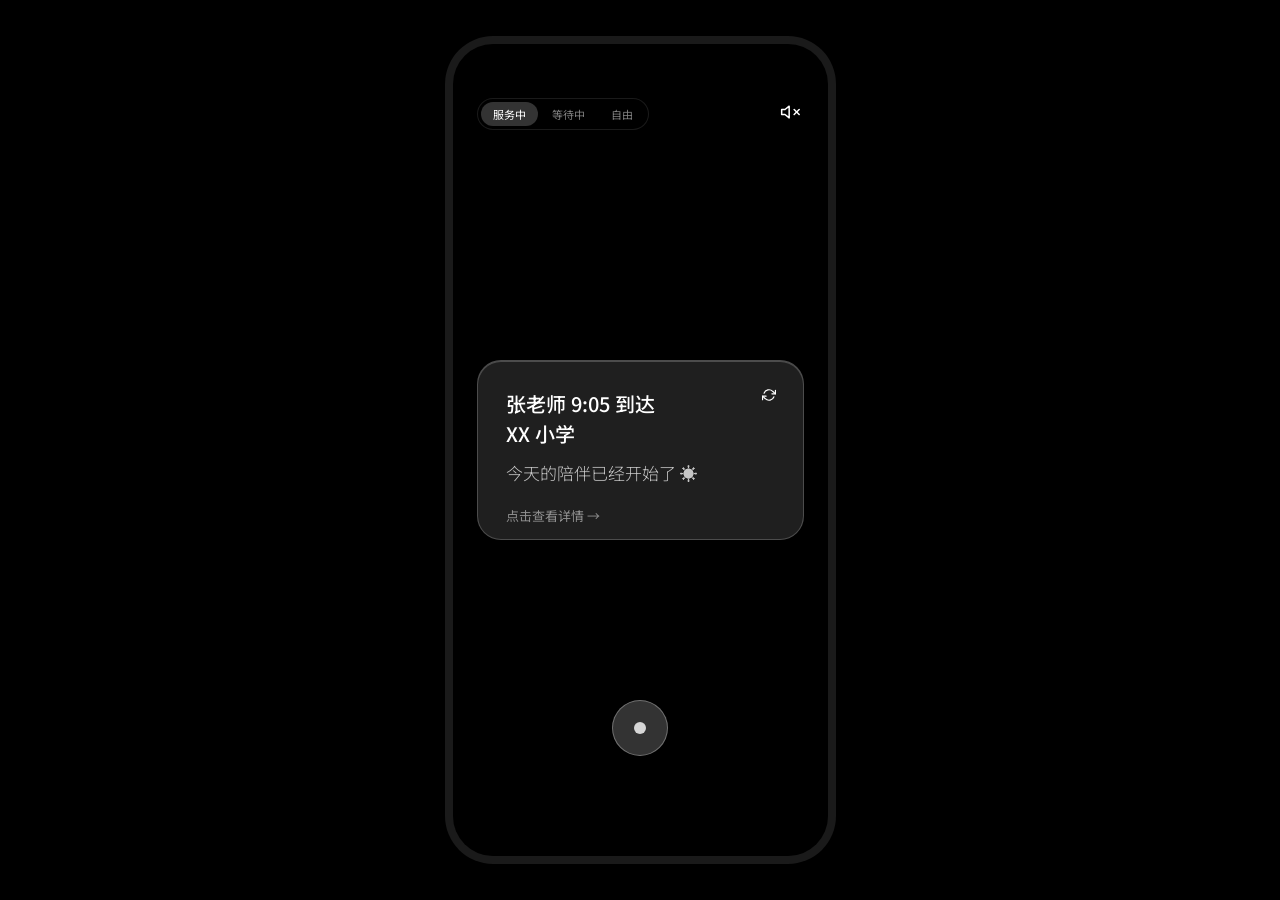
<file: S1-wallpaper-home.html>
<!DOCTYPE html>
<html lang="zh-CN">
<head>
<meta charset="UTF-8">
<meta name="viewport" content="width=device-width, initial-scale=1.0, maximum-scale=1.0, user-scalable=no">
<title>S1 · 壁纸主页</title>
<style>
  @import url('https://fonts.googleapis.com/css2?family=Noto+Sans+SC:wght@300;400;500;600;700&display=swap');

  * { margin: 0; padding: 0; box-sizing: border-box; }

  body {
    font-family: 'Noto Sans SC', -apple-system, 'Microsoft YaHei', sans-serif;
    background: #000;
    display: flex;
    justify-content: center;
    align-items: center;
    min-height: 100vh;
  }

  .phone-frame {
    width: 375px;
    height: 812px;
    position: relative;
    overflow: hidden;
    border-radius: 40px;
    box-shadow: 0 0 0 8px #1a1a1a, 0 20px 60px rgba(0,0,0,0.5);
  }

  /* 全屏壁纸 */
  .wallpaper {
    position: absolute;
    inset: 0;
    background:
      linear-gradient(180deg, rgba(0,0,0,0.05) 0%, rgba(0,0,0,0.1) 50%, rgba(0,0,0,0.25) 100%),
      url('https://images.unsplash.com/photo-1441974231531-c6227db76b6e?w=800&q=80') center/cover;
    transition: opacity 0.6s ease;
  }
  .wallpaper.ocean {
    background:
      linear-gradient(180deg, rgba(0,0,0,0.05) 0%, rgba(0,0,0,0.1) 50%, rgba(0,0,0,0.25) 100%),
      url('https://images.unsplash.com/photo-1507525428034-b723cf961d3e?w=800&q=80') center/cover;
  }
  .wallpaper.room {
    background:
      linear-gradient(180deg, rgba(0,0,0,0.05) 0%, rgba(0,0,0,0.1) 50%, rgba(0,0,0,0.25) 100%),
      url('https://images.unsplash.com/photo-1513694203232-719a280e022f?w=800&q=80') center/cover;
  }

  /* 顶部：只有音频图标（无背景无边框） */
  .top-bar {
    position: absolute;
    top: 54px;
    right: 24px;
    z-index: 10;
  }

  .audio-btn {
    background: none;
    border: none;
    font-size: 22px;
    cursor: pointer;
    color: #fff;
    transition: opacity 0.2s;
    padding: 4px;
    display: flex;
    align-items: center;
    justify-content: center;
  }
  .audio-btn:hover { opacity: 0.7; }

  /* 主题切换（隐藏，长按壁纸触发） */
  .theme-panel {
    position: absolute;
    top: 50%;
    left: 50%;
    transform: translate(-50%, -50%) scale(0.9);
    display: flex;
    gap: 12px;
    background: rgba(0,0,0,0.5);
    backdrop-filter: blur(20px);
    -webkit-backdrop-filter: blur(20px);
    border-radius: 24px;
    padding: 16px 20px;
    border: 1px solid rgba(255,255,255,0.15);
    z-index: 30;
    opacity: 0;
    pointer-events: none;
    transition: all 0.3s cubic-bezier(0.4, 0, 0.2, 1);
  }
  .theme-panel.show {
    opacity: 1;
    pointer-events: auto;
    transform: translate(-50%, -50%) scale(1);
  }

  .theme-btn {
    width: 56px; height: 56px;
    border-radius: 16px;
    border: 2px solid transparent;
    background: rgba(255,255,255,0.1);
    font-size: 24px;
    cursor: pointer;
    transition: all 0.2s;
    display: flex;
    align-items: center;
    justify-content: center;
  }
  .theme-btn.active {
    border-color: rgba(255,255,255,0.6);
    background: rgba(255,255,255,0.2);
  }
  .theme-btn:hover { background: rgba(255,255,255,0.2); }

  /* Demo 状态切换 */
  .demo-switcher {
    position: absolute;
    top: 54px;
    left: 24px;
    display: flex;
    gap: 2px;
    background: rgba(0,0,0,0.2);
    backdrop-filter: blur(8px);
    -webkit-backdrop-filter: blur(8px);
    border-radius: 16px;
    padding: 3px;
    z-index: 10;
    border: 1px solid rgba(255,255,255,0.1);
  }
  .demo-tab {
    padding: 4px 12px;
    border-radius: 13px;
    border: none;
    background: transparent;
    color: rgba(255,255,255,0.5);
    font-size: 11px;
    cursor: pointer;
    transition: all 0.2s;
    font-family: inherit;
  }
  .demo-tab.active {
    background: rgba(255,255,255,0.2);
    color: #fff;
  }

  /* 毛玻璃文案卡片 — 垂直居中 */
  .card-container {
    position: absolute;
    top: 50%;
    left: 24px;
    right: 24px;
    transform: translateY(-50%);
    z-index: 10;
    perspective: 800px;
  }

  .card-flipper {
    position: relative;
    width: 100%;
    min-height: 180px;
    transition: transform 0.5s cubic-bezier(0.4, 0, 0.2, 1);
    transform-style: preserve-3d;
  }
  .card-flipper.flipped { transform: rotateY(180deg); }

  .card-front, .card-back {
    position: absolute;
    inset: 0;
    backface-visibility: hidden;
    -webkit-backface-visibility: hidden;
    border-radius: 24px;
    padding: 28px;
    background: rgba(255,255,255,0.12);
    backdrop-filter: blur(24px) saturate(1.2);
    -webkit-backdrop-filter: blur(24px) saturate(1.2);
    border: 1px solid rgba(255,255,255,0.2);
    box-shadow:
      0 8px 32px rgba(0,0,0,0.12),
      inset 0 1px 0 rgba(255,255,255,0.2);
  }
  .card-back { transform: rotateY(180deg); }

  .flip-btn {
    position: absolute;
    top: 18px;
    right: 18px;
    width: 32px; height: 32px;
    border-radius: 50%;
    border: none;
    background: none;
    color: #fff;
    font-size: 14px;
    cursor: pointer;
    transition: all 0.2s;
    display: flex;
    align-items: center;
    justify-content: center;
    padding: 0;
  }
  .flip-btn:hover {
    transform: rotate(180deg);
    opacity: 0.7;
  }

  .status-line {
    font-size: 20px;
    font-weight: 500;
    color: #fff;
    line-height: 1.5;
    margin-bottom: 10px;
  }

  .emotion-line {
    font-size: 17px;
    color: rgba(255,255,255,0.75);
    line-height: 1.6;
    font-weight: 300;
  }

  .card-link {
    font-size: 13px;
    color: rgba(255,255,255,0.5);
    margin-top: 20px;
    display: block;
  }

  .card-back-title {
    font-size: 14px;
    color: rgba(255,255,255,0.5);
    margin-bottom: 18px;
    display: flex;
    align-items: center;
    gap: 6px;
  }

  .card-back-quote {
    font-size: 17px;
    color: rgba(255,255,255,0.9);
    line-height: 1.8;
    font-weight: 300;
  }

  .card-back-source {
    font-size: 13px;
    color: rgba(255,255,255,0.4);
    margin-top: 18px;
  }

  /* 遮罩 */
  .dial-overlay {
    position: absolute;
    inset: 0;
    background: rgba(0,0,0,0.3);
    backdrop-filter: blur(4px);
    -webkit-backdrop-filter: blur(4px);
    z-index: 12;
    opacity: 0;
    pointer-events: none;
    transition: opacity 0.3s;
  }
  .dial-overlay.open { opacity: 1; pointer-events: auto; }

  /* 轮盘按钮 — 上移 */
  .dial-container {
    position: absolute;
    bottom: 100px;
    left: 50%;
    transform: translateX(-50%);
    z-index: 20;
  }

  .dial-btn {
    width: 56px; height: 56px;
    border-radius: 50%;
    border: 1.5px solid rgba(255,255,255,0.3);
    background: rgba(255,255,255,0.2);
    backdrop-filter: blur(16px);
    -webkit-backdrop-filter: blur(16px);
    box-shadow: 0 4px 20px rgba(0,0,0,0.15);
    cursor: pointer;
    transition: all 0.3s cubic-bezier(0.4, 0, 0.2, 1);
    display: flex;
    align-items: center;
    justify-content: center;
    position: relative;
  }
  .dial-btn:hover {
    transform: scale(1.08);
    background: rgba(255,255,255,0.28);
  }

  .dial-dot {
    width: 12px; height: 12px;
    border-radius: 50%;
    background: rgba(255,255,255,0.8);
    transition: all 0.3s;
  }

  /* 轮盘展开 — 圆弧环绕布局，锚定在 dial-container 内 */
  .dial-ring {
    position: absolute;
    bottom: 28px;
    left: 28px;
    width: 0; height: 0;
    z-index: 15;
    pointer-events: none;
  }
  .dial-ring.open { pointer-events: auto; }

  .dial-item {
    position: absolute;
    display: flex;
    flex-direction: column;
    align-items: center;
    gap: 5px;
    cursor: pointer;
    opacity: 0;
    transition: all 0.35s cubic-bezier(0.34, 1.56, 0.64, 1);
  }

  .dial-ring.open .dial-item { opacity: 1; }

  .dial-icon {
    width: 52px; height: 52px;
    border-radius: 50%;
    background: rgba(255,255,255,0.18);
    backdrop-filter: blur(12px);
    -webkit-backdrop-filter: blur(12px);
    border: 1px solid rgba(255,255,255,0.25);
    display: flex;
    align-items: center;
    justify-content: center;
    font-size: 22px;
    transition: all 0.2s;
  }
  .dial-item:hover .dial-icon {
    background: rgba(255,255,255,0.3);
    transform: scale(1.1);
  }

  .dial-label {
    font-size: 11px;
    color: rgba(255,255,255,0.8);
    white-space: nowrap;
  }

  /* 入场动画 */
  @keyframes fadeIn {
    from { opacity: 0; }
    to   { opacity: 1; }
  }
  @keyframes slideUp {
    from { opacity: 0; transform: translateY(20px) translateX(0); }
    to   { opacity: 1; transform: translateY(-50%); }
  }
  @keyframes bounce {
    0%, 100% { transform: translateX(-50%) scale(1); }
    50% { transform: translateX(-50%) scale(1.15); }
  }

  .wallpaper { animation: fadeIn 0.6s ease-out; }
  .card-container {
    opacity: 0;
    animation: slideUp 0.5s ease-out 0.4s forwards;
  }
  .dial-container { animation: bounce 0.4s ease-out 1s both; }
</style>
</head>
<body>

<div class="phone-frame">
  <div class="wallpaper" id="wallpaper"
       onmousedown="startLongPress()" onmouseup="endLongPress()" onmouseleave="endLongPress()"
       ontouchstart="startLongPress()" ontouchend="endLongPress()"></div>

  <!-- 顶部：只有音频图标 -->
  <div class="top-bar">
    <button class="audio-btn" onclick="toggleAudio(this)" title="白噪音" id="audioBtn">
      <svg width="20" height="20" viewBox="0 0 24 24" fill="none" stroke="currentColor" stroke-width="1.8" stroke-linecap="round" stroke-linejoin="round"><polygon points="11 5 6 9 2 9 2 15 6 15 11 19 11 5"/><line x1="23" y1="9" x2="17" y2="15"/><line x1="17" y1="9" x2="23" y2="15"/></svg>
    </button>
  </div>

  <!-- 隐藏的主题切换面板（长按壁纸触发） -->
  <div class="theme-panel" id="themePanel">
    <button class="theme-btn active" onclick="switchTheme('forest', this)">🌲</button>
    <button class="theme-btn" onclick="switchTheme('ocean', this)">🌊</button>
    <button class="theme-btn" onclick="switchTheme('room', this)">🏠</button>
  </div>

  <!-- Demo 状态切换 -->
  <div class="demo-switcher">
    <button class="demo-tab active" onclick="switchState('service', this)">服务中</button>
    <button class="demo-tab" onclick="switchState('waiting', this)">等待中</button>
    <button class="demo-tab" onclick="switchState('free', this)">自由</button>
  </div>

  <!-- 遮罩 -->
  <div class="dial-overlay" id="dialOverlay" onclick="toggleDial()"></div>

  <!-- 毛玻璃文案卡片（垂直居中） -->
  <div class="card-container">
    <div class="card-flipper" id="cardFlipper">
      <div class="card-front">
        <button class="flip-btn" onclick="flipCard()" title="翻转"><svg width="14" height="14" viewBox="0 0 24 24" fill="none" stroke="currentColor" stroke-width="2" stroke-linecap="round" stroke-linejoin="round"><polyline points="23 4 23 10 17 10"/><polyline points="1 20 1 14 7 14"/><path d="M3.51 9a9 9 0 0 1 14.85-3.36L23 10M1 14l4.64 4.36A9 9 0 0 0 20.49 15"/></svg></button>
        <div class="status-line" id="statusLine">张老师 9:05 到达<br>XX 小学</div>
        <div class="emotion-line" id="emotionLine">今天的陪伴已经开始了 ☀️</div>
        <span class="card-link" id="cardLink">点击查看详情 →</span>
      </div>
      <div class="card-back">
        <button class="flip-btn" onclick="flipCard()" title="翻回"><svg width="14" height="14" viewBox="0 0 24 24" fill="none" stroke="currentColor" stroke-width="2" stroke-linecap="round" stroke-linejoin="round"><polyline points="23 4 23 10 17 10"/><polyline points="1 20 1 14 7 14"/><path d="M3.51 9a9 9 0 0 1 14.85-3.36L23 10M1 14l4.64 4.36A9 9 0 0 0 20.49 15"/></svg></button>
        <div class="card-back-title">📖 今日育儿一课</div>
        <div class="card-back-quote">「当孩子说'我不要'的时候，他其实在说'我需要你理解我'。」</div>
        <div class="card-back-source">——《非暴力沟通》</div>
      </div>
    </div>
  </div>

  <!-- 轮盘按钮 + 环形菜单（同一容器，确保圆心对齐） -->
  <div class="dial-container">
    <div class="dial-ring" id="dialRing">
      <div class="dial-item" id="dialReport">
        <div class="dial-icon"><svg width="22" height="22" viewBox="0 0 24 24" fill="none" stroke="rgba(255,255,255,0.85)" stroke-width="1.8" stroke-linecap="round" stroke-linejoin="round"><path d="M14 2H6a2 2 0 0 0-2 2v16a2 2 0 0 0 2 2h12a2 2 0 0 0 2-2V8z"/><polyline points="14 2 14 8 20 8"/><line x1="16" y1="13" x2="8" y2="13"/><line x1="16" y1="17" x2="8" y2="17"/><polyline points="10 9 9 9 8 9"/></svg></div>
        <div class="dial-label">看报告</div>
      </div>
      <div class="dial-item" id="dialProgress">
        <div class="dial-icon"><svg width="22" height="22" viewBox="0 0 24 24" fill="none" stroke="rgba(255,255,255,0.85)" stroke-width="1.8" stroke-linecap="round" stroke-linejoin="round"><rect x="3" y="4" width="18" height="18" rx="2" ry="2"/><line x1="16" y1="2" x2="16" y2="6"/><line x1="8" y1="2" x2="8" y2="6"/><line x1="3" y1="10" x2="21" y2="10"/><line x1="10" y1="14" x2="14" y2="14"/></svg></div>
        <div class="dial-label">看进展</div>
      </div>
      <div class="dial-item" id="dialOrgs">
        <div class="dial-icon"><svg width="22" height="22" viewBox="0 0 24 24" fill="none" stroke="rgba(255,255,255,0.85)" stroke-width="1.8" stroke-linecap="round" stroke-linejoin="round"><circle cx="11" cy="11" r="8"/><line x1="21" y1="21" x2="16.65" y2="16.65"/><line x1="8" y1="11" x2="14" y2="11"/><line x1="11" y1="8" x2="11" y2="14"/></svg></div>
        <div class="dial-label">看机构</div>
      </div>
      <div class="dial-item" id="dialProfile">
        <div class="dial-icon"><svg width="22" height="22" viewBox="0 0 24 24" fill="none" stroke="rgba(255,255,255,0.85)" stroke-width="1.8" stroke-linecap="round" stroke-linejoin="round"><path d="M20 21v-2a4 4 0 0 0-4-4H8a4 4 0 0 0-4 4v2"/><circle cx="12" cy="7" r="4"/></svg></div>
        <div class="dial-label">个人中心</div>
      </div>
    </div>
    <button class="dial-btn" id="dialBtn" onclick="toggleDial()">
      <div class="dial-dot"></div>
    </button>
  </div>
</div>

<script>
  // 长按壁纸显示主题切换
  let longPressTimer = null;
  function startLongPress() {
    longPressTimer = setTimeout(() => {
      document.getElementById('themePanel').classList.add('show');
    }, 500);
  }
  function endLongPress() {
    clearTimeout(longPressTimer);
  }
  // 点击面板外关闭
  document.addEventListener('click', (e) => {
    const panel = document.getElementById('themePanel');
    if (panel.classList.contains('show') && !panel.contains(e.target)) {
      panel.classList.remove('show');
    }
  });

  function switchTheme(theme, btn) {
    const wp = document.getElementById('wallpaper');
    wp.className = 'wallpaper' + (theme !== 'forest' ? ' ' + theme : '');
    document.querySelectorAll('.theme-btn').forEach(b => b.classList.remove('active'));
    btn.classList.add('active');
    setTimeout(() => document.getElementById('themePanel').classList.remove('show'), 300);
  }

  let audioOn = false;
  function toggleAudio(btn) {
    audioOn = !audioOn;
    btn.innerHTML = audioOn
      ? '<svg width="20" height="20" viewBox="0 0 24 24" fill="none" stroke="currentColor" stroke-width="1.8" stroke-linecap="round" stroke-linejoin="round"><polygon points="11 5 6 9 2 9 2 15 6 15 11 19 11 5"/><path d="M19.07 4.93a10 10 0 0 1 0 14.14"/><path d="M15.54 8.46a5 5 0 0 1 0 7.07"/></svg>'
      : '<svg width="20" height="20" viewBox="0 0 24 24" fill="none" stroke="currentColor" stroke-width="1.8" stroke-linecap="round" stroke-linejoin="round"><polygon points="11 5 6 9 2 9 2 15 6 15 11 19 11 5"/><line x1="23" y1="9" x2="17" y2="15"/><line x1="17" y1="9" x2="23" y2="15"/></svg>';
  }

  function flipCard() {
    document.getElementById('cardFlipper').classList.toggle('flipped');
  }

  // 轮盘 — 圆弧环绕展开
  let dialOpen = false;
  function toggleDial() {
    dialOpen = !dialOpen;
    const ring = document.getElementById('dialRing');
    const overlay = document.getElementById('dialOverlay');

    if (dialOpen) positionDialItems();
    ring.classList.toggle('open', dialOpen);
    overlay.classList.toggle('open', dialOpen);
  }

  function positionDialItems() {
    const items = document.querySelectorAll('#dialRing .dial-item');
    const visibleItems = Array.from(items).filter(i => i.style.display !== 'none');
    const count = visibleItems.length;
    const radius = 110; // 圆弧半径
    const itemSize = 52; // 图标尺寸

    // 上半圆弧：从左到右均匀分布
    // 2个按钮：-135°, -45°（左上、右上）
    // 4个按钮：-150°, -110°, -70°, -30°
    let angles;
    if (count === 2) {
      angles = [-135, -45];
    } else if (count === 3) {
      angles = [-150, -90, -30];
    } else {
      angles = [-155, -115, -65, -25];
    }

    visibleItems.forEach((item, i) => {
      const rad = (angles[i] * Math.PI) / 180;
      const x = Math.cos(rad) * radius;
      const y = Math.sin(rad) * radius;
      // 相对于 dial-ring 锚点（轮盘按钮中心）
      item.style.left = (x - itemSize / 2) + 'px';
      item.style.bottom = (-y - itemSize / 2) + 'px';
      item.style.transitionDelay = (i * 0.04) + 's';
    });
  }

  // 状态切换
  const states = {
    service: {
      status: '张老师 9:05 到达<br>XX 小学',
      emotion: '今天的陪伴已经开始了 ☀️',
      link: '点击查看详情 →',
      showStatus: true,
      fullDial: true
    },
    waiting: {
      status: '顾问正在了解你的需求',
      emotion: '慢慢来，一起来。',
      link: '',
      showStatus: true,
      fullDial: false
    },
    free: {
      status: '',
      emotion: '每一小步，都值得被看见。',
      link: '',
      showStatus: false,
      fullDial: false
    }
  };

  function switchState(state, btn) {
    const s = states[state];
    document.getElementById('statusLine').innerHTML = s.status;
    document.getElementById('statusLine').style.display = s.showStatus ? 'block' : 'none';
    document.getElementById('emotionLine').textContent = s.emotion;
    const linkEl = document.getElementById('cardLink');
    linkEl.textContent = s.link;
    linkEl.style.display = s.link ? 'block' : 'none';

    document.getElementById('dialReport').style.display = s.fullDial ? 'flex' : 'none';
    document.getElementById('dialProgress').style.display = s.fullDial ? 'flex' : 'none';

    document.querySelectorAll('.demo-tab').forEach(t => t.classList.remove('active'));
    btn.classList.add('active');

    // 关闭轮盘重新定位
    if (dialOpen) {
      dialOpen = false;
      document.getElementById('dialRing').classList.remove('open');
      document.getElementById('dialOverlay').classList.remove('open');
    }
  }
</script>

</body>
</html>
</file>
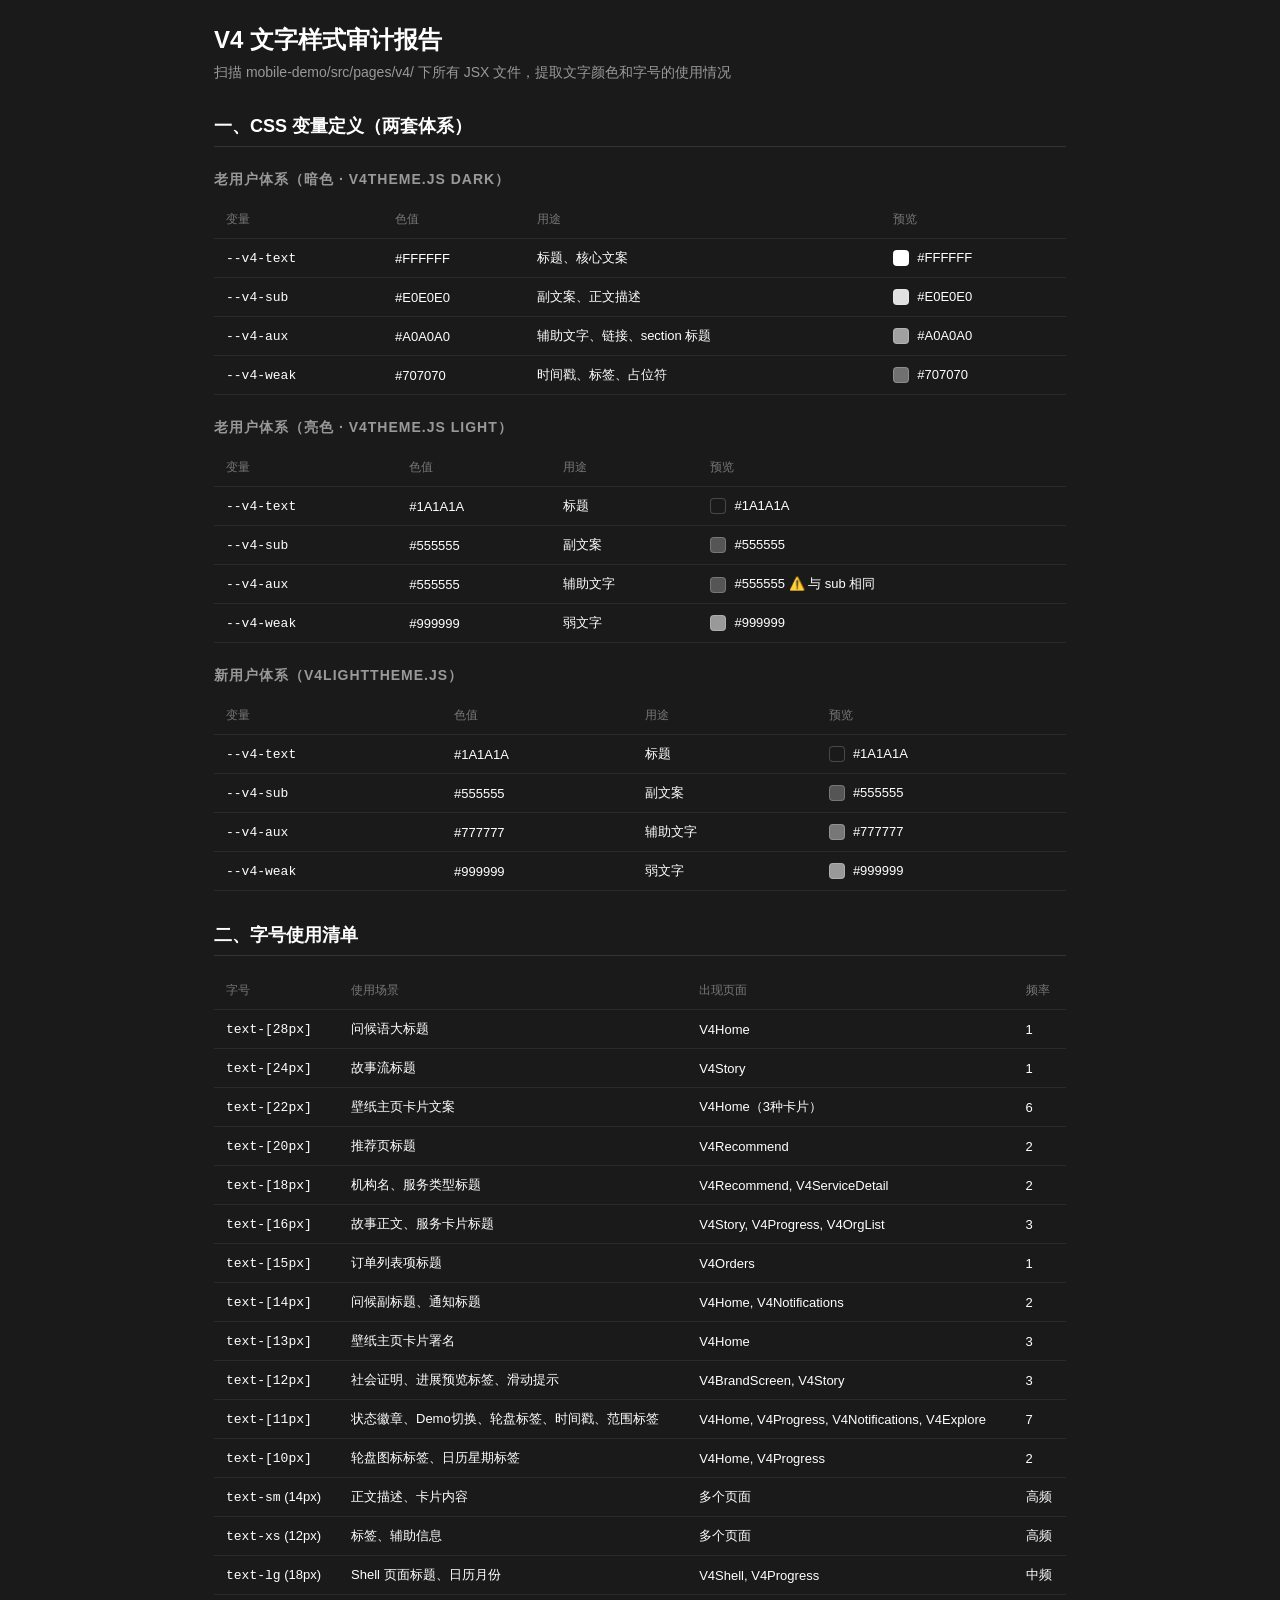
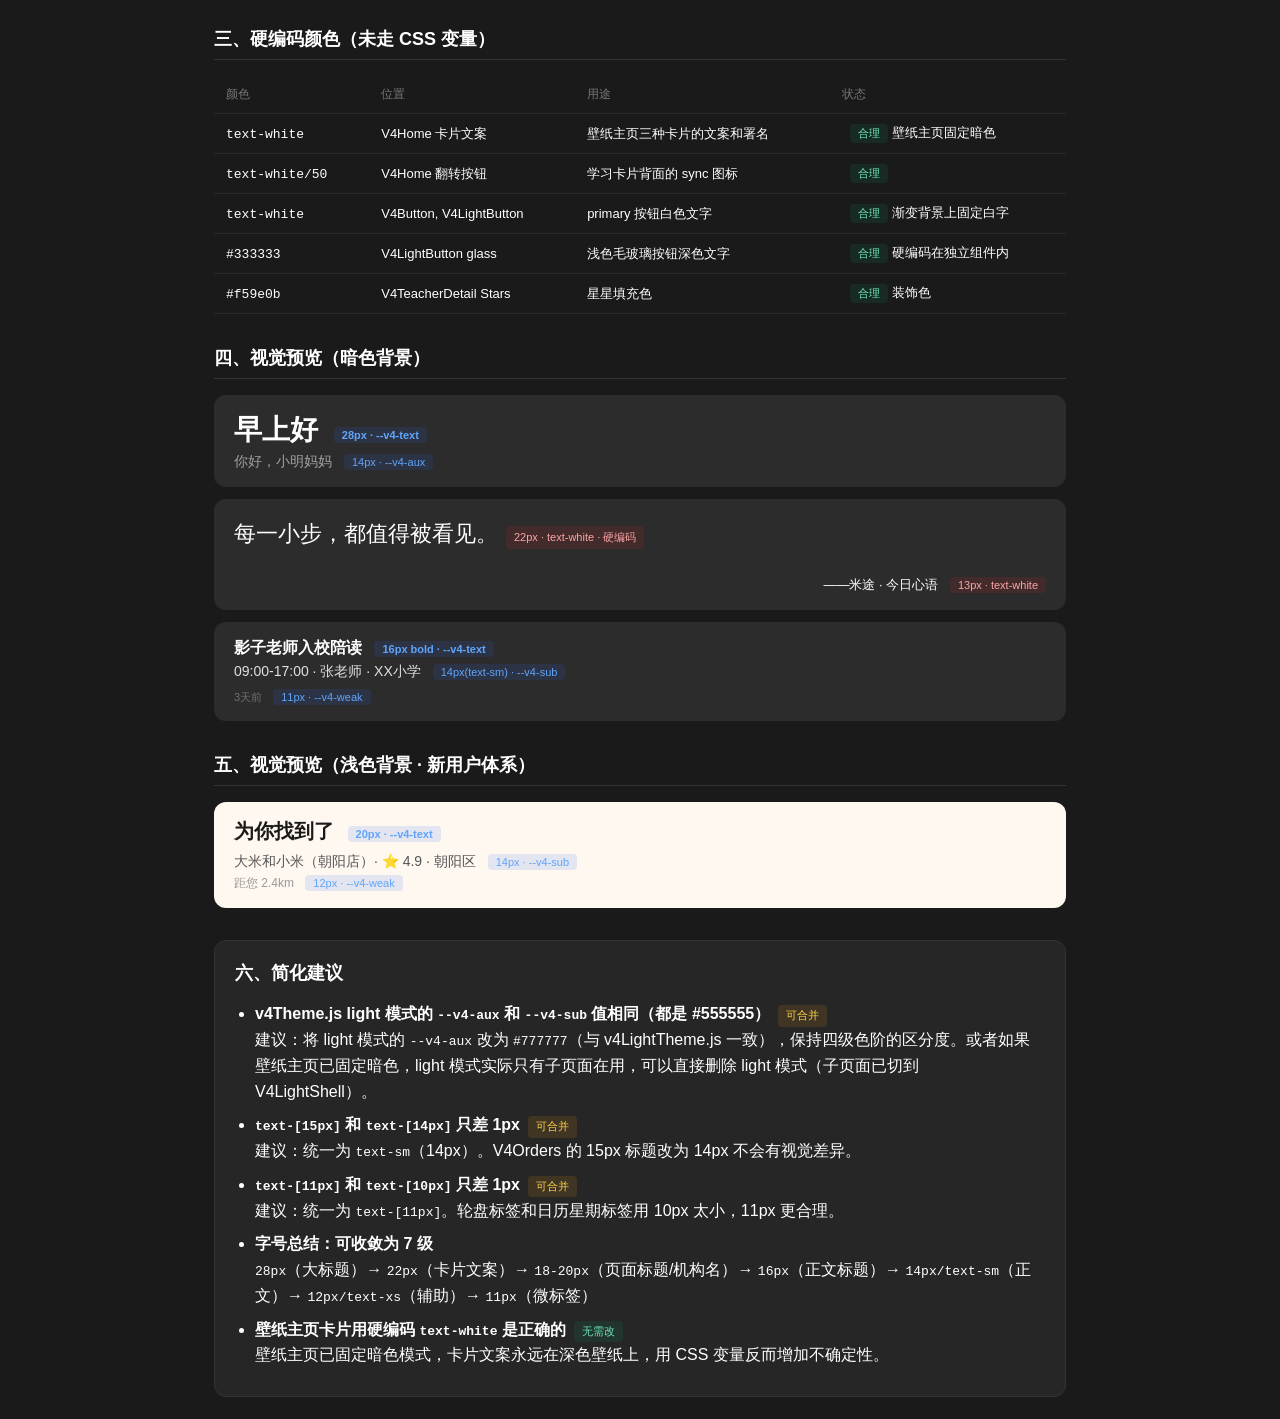
<file: v4-text-audit.html>
<!DOCTYPE html>
<html lang="zh-CN">
<head>
<meta charset="UTF-8">
<meta name="viewport" content="width=device-width, initial-scale=1.0">
<title>V4 文字样式审计</title>
<style>
* { margin: 0; padding: 0; box-sizing: border-box; }
body { font-family: -apple-system, BlinkMacSystemFont, 'Segoe UI', sans-serif; background: #1a1a1a; color: #fff; padding: 24px; max-width: 900px; margin: 0 auto; }
h1 { font-size: 24px; margin-bottom: 8px; }
.subtitle { color: #999; font-size: 14px; margin-bottom: 32px; }
h2 { font-size: 18px; margin: 32px 0 16px; padding-bottom: 8px; border-bottom: 1px solid #333; }
h3 { font-size: 14px; color: #999; margin: 24px 0 12px; text-transform: uppercase; letter-spacing: 1px; }
table { width: 100%; border-collapse: collapse; margin-bottom: 24px; }
th, td { text-align: left; padding: 10px 12px; border-bottom: 1px solid #2a2a2a; }
th { color: #777; font-size: 12px; font-weight: 500; }
td { font-size: 13px; }
.color-swatch { display: inline-block; width: 16px; height: 16px; border-radius: 4px; vertical-align: middle; margin-right: 8px; border: 1px solid rgba(255,255,255,0.2); }
.sample { padding: 16px 20px; border-radius: 12px; margin: 8px 0; }
.sample-dark { background: rgba(255,255,255,0.08); }
.sample-light { background: #FFF8F0; }
.tag { display: inline-block; padding: 2px 8px; border-radius: 4px; font-size: 11px; margin-left: 8px; }
.tag-var { background: #2563eb20; color: #60a5fa; }
.tag-hard { background: #dc262620; color: #fca5a5; }
.tag-ok { background: #05966920; color: #6ee7b7; }
.tag-merge { background: #f59e0b20; color: #fcd34d; }
.verdict { margin-top: 32px; padding: 20px; border-radius: 12px; background: rgba(255,255,255,0.05); border: 1px solid #333; }
.verdict h2 { margin-top: 0; border: none; padding: 0; }
.verdict ul { padding-left: 20px; margin-top: 12px; }
.verdict li { margin-bottom: 8px; line-height: 1.6; }
</style>
</head>
<body>

<h1>V4 文字样式审计报告</h1>
<p class="subtitle">扫描 mobile-demo/src/pages/v4/ 下所有 JSX 文件，提取文字颜色和字号的使用情况</p>

<h2>一、CSS 变量定义（两套体系）</h2>

<h3>老用户体系（暗色 · v4Theme.js dark）</h3>
<table>
<tr><th>变量</th><th>色值</th><th>用途</th><th>预览</th></tr>
<tr><td><code>--v4-text</code></td><td>#FFFFFF</td><td>标题、核心文案</td><td><span class="color-swatch" style="background:#FFFFFF"></span>#FFFFFF</td></tr>
<tr><td><code>--v4-sub</code></td><td>#E0E0E0</td><td>副文案、正文描述</td><td><span class="color-swatch" style="background:#E0E0E0"></span>#E0E0E0</td></tr>
<tr><td><code>--v4-aux</code></td><td>#A0A0A0</td><td>辅助文字、链接、section 标题</td><td><span class="color-swatch" style="background:#A0A0A0"></span>#A0A0A0</td></tr>
<tr><td><code>--v4-weak</code></td><td>#707070</td><td>时间戳、标签、占位符</td><td><span class="color-swatch" style="background:#707070"></span>#707070</td></tr>
</table>

<h3>老用户体系（亮色 · v4Theme.js light）</h3>
<table>
<tr><th>变量</th><th>色值</th><th>用途</th><th>预览</th></tr>
<tr><td><code>--v4-text</code></td><td>#1A1A1A</td><td>标题</td><td><span class="color-swatch" style="background:#1A1A1A"></span>#1A1A1A</td></tr>
<tr><td><code>--v4-sub</code></td><td>#555555</td><td>副文案</td><td><span class="color-swatch" style="background:#555555"></span>#555555</td></tr>
<tr><td><code>--v4-aux</code></td><td>#555555</td><td>辅助文字</td><td><span class="color-swatch" style="background:#555555"></span>#555555 ⚠️ 与 sub 相同</td></tr>
<tr><td><code>--v4-weak</code></td><td>#999999</td><td>弱文字</td><td><span class="color-swatch" style="background:#999999"></span>#999999</td></tr>
</table>

<h3>新用户体系（v4LightTheme.js）</h3>
<table>
<tr><th>变量</th><th>色值</th><th>用途</th><th>预览</th></tr>
<tr><td><code>--v4-text</code></td><td>#1A1A1A</td><td>标题</td><td><span class="color-swatch" style="background:#1A1A1A"></span>#1A1A1A</td></tr>
<tr><td><code>--v4-sub</code></td><td>#555555</td><td>副文案</td><td><span class="color-swatch" style="background:#555555"></span>#555555</td></tr>
<tr><td><code>--v4-aux</code></td><td>#777777</td><td>辅助文字</td><td><span class="color-swatch" style="background:#777777"></span>#777777</td></tr>
<tr><td><code>--v4-weak</code></td><td>#999999</td><td>弱文字</td><td><span class="color-swatch" style="background:#999999"></span>#999999</td></tr>
</table>

<h2>二、字号使用清单</h2>

<table>
<tr><th>字号</th><th>使用场景</th><th>出现页面</th><th>频率</th></tr>
<tr><td><code>text-[28px]</code></td><td>问候语大标题</td><td>V4Home</td><td>1</td></tr>
<tr><td><code>text-[24px]</code></td><td>故事流标题</td><td>V4Story</td><td>1</td></tr>
<tr><td><code>text-[22px]</code></td><td>壁纸主页卡片文案</td><td>V4Home（3种卡片）</td><td>6</td></tr>
<tr><td><code>text-[20px]</code></td><td>推荐页标题</td><td>V4Recommend</td><td>2</td></tr>
<tr><td><code>text-[18px]</code></td><td>机构名、服务类型标题</td><td>V4Recommend, V4ServiceDetail</td><td>2</td></tr>
<tr><td><code>text-[16px]</code></td><td>故事正文、服务卡片标题</td><td>V4Story, V4Progress, V4OrgList</td><td>3</td></tr>
<tr><td><code>text-[15px]</code></td><td>订单列表项标题</td><td>V4Orders</td><td>1</td></tr>
<tr><td><code>text-[14px]</code></td><td>问候副标题、通知标题</td><td>V4Home, V4Notifications</td><td>2</td></tr>
<tr><td><code>text-[13px]</code></td><td>壁纸主页卡片署名</td><td>V4Home</td><td>3</td></tr>
<tr><td><code>text-[12px]</code></td><td>社会证明、进展预览标签、滑动提示</td><td>V4BrandScreen, V4Story</td><td>3</td></tr>
<tr><td><code>text-[11px]</code></td><td>状态徽章、Demo切换、轮盘标签、时间戳、范围标签</td><td>V4Home, V4Progress, V4Notifications, V4Explore</td><td>7</td></tr>
<tr><td><code>text-[10px]</code></td><td>轮盘图标标签、日历星期标签</td><td>V4Home, V4Progress</td><td>2</td></tr>
<tr><td><code>text-sm</code> (14px)</td><td>正文描述、卡片内容</td><td>多个页面</td><td>高频</td></tr>
<tr><td><code>text-xs</code> (12px)</td><td>标签、辅助信息</td><td>多个页面</td><td>高频</td></tr>
<tr><td><code>text-lg</code> (18px)</td><td>Shell 页面标题、日历月份</td><td>V4Shell, V4Progress</td><td>中频</td></tr>
</table>

<h2>三、硬编码颜色（未走 CSS 变量）</h2>

<table>
<tr><th>颜色</th><th>位置</th><th>用途</th><th>状态</th></tr>
<tr><td><code>text-white</code></td><td>V4Home 卡片文案</td><td>壁纸主页三种卡片的文案和署名</td><td><span class="tag tag-ok">合理</span> 壁纸主页固定暗色</td></tr>
<tr><td><code>text-white/50</code></td><td>V4Home 翻转按钮</td><td>学习卡片背面的 sync 图标</td><td><span class="tag tag-ok">合理</span></td></tr>
<tr><td><code>text-white</code></td><td>V4Button, V4LightButton</td><td>primary 按钮白色文字</td><td><span class="tag tag-ok">合理</span> 渐变背景上固定白字</td></tr>
<tr><td><code>#333333</code></td><td>V4LightButton glass</td><td>浅色毛玻璃按钮深色文字</td><td><span class="tag tag-ok">合理</span> 硬编码在独立组件内</td></tr>
<tr><td><code>#f59e0b</code></td><td>V4TeacherDetail Stars</td><td>星星填充色</td><td><span class="tag tag-ok">合理</span> 装饰色</td></tr>
</table>

<h2>四、视觉预览（暗色背景）</h2>

<div class="sample sample-dark">
<p style="font-size:28px; font-weight:bold; color:#FFFFFF; font-family:'Plus Jakarta Sans',sans-serif;">早上好 <span class="tag tag-var">28px · --v4-text</span></p>
<p style="font-size:14px; color:#A0A0A0; margin-top:4px;">你好，小明妈妈 <span class="tag tag-var">14px · --v4-aux</span></p>
</div>

<div class="sample sample-dark" style="margin-top:12px;">
<p style="font-size:22px; font-weight:300; color:#FFFFFF; line-height:1.7;">每一小步，都值得被看见。<span class="tag tag-hard">22px · text-white · 硬编码</span></p>
<p style="font-size:13px; font-weight:300; color:#FFFFFF; text-align:right; margin-top:24px;">——米途 · 今日心语 <span class="tag tag-hard">13px · text-white</span></p>
</div>

<div class="sample sample-dark" style="margin-top:12px;">
<p style="font-size:16px; font-weight:bold; color:#FFFFFF;">影子老师入校陪读 <span class="tag tag-var">16px bold · --v4-text</span></p>
<p style="font-size:14px; color:#E0E0E0; margin-top:4px;">09:00-17:00 · 张老师 · XX小学 <span class="tag tag-var">14px(text-sm) · --v4-sub</span></p>
<p style="font-size:11px; color:#707070; margin-top:8px;">3天前 <span class="tag tag-var">11px · --v4-weak</span></p>
</div>

<h2>五、视觉预览（浅色背景 · 新用户体系）</h2>

<div class="sample sample-light">
<p style="font-size:20px; font-weight:bold; color:#1A1A1A; font-family:'Plus Jakarta Sans',sans-serif;">为你找到了 <span class="tag tag-var">20px · --v4-text</span></p>
<p style="font-size:14px; color:#555555; margin-top:8px;">大米和小米（朝阳店）· ⭐ 4.9 · 朝阳区 <span class="tag tag-var">14px · --v4-sub</span></p>
<p style="font-size:12px; color:#999999; margin-top:4px;">距您 2.4km <span class="tag tag-var">12px · --v4-weak</span></p>
</div>

<div class="verdict">
<h2>六、简化建议</h2>
<ul>
<li><strong>v4Theme.js light 模式的 <code>--v4-aux</code> 和 <code>--v4-sub</code> 值相同（都是 #555555）</strong><span class="tag tag-merge">可合并</span><br>
建议：将 light 模式的 <code>--v4-aux</code> 改为 <code>#777777</code>（与 v4LightTheme.js 一致），保持四级色阶的区分度。或者如果壁纸主页已固定暗色，light 模式实际只有子页面在用，可以直接删除 light 模式（子页面已切到 V4LightShell）。</li>

<li><strong><code>text-[15px]</code> 和 <code>text-[14px]</code> 只差 1px</strong><span class="tag tag-merge">可合并</span><br>
建议：统一为 <code>text-sm</code>（14px）。V4Orders 的 15px 标题改为 14px 不会有视觉差异。</li>

<li><strong><code>text-[11px]</code> 和 <code>text-[10px]</code> 只差 1px</strong><span class="tag tag-merge">可合并</span><br>
建议：统一为 <code>text-[11px]</code>。轮盘标签和日历星期标签用 10px 太小，11px 更合理。</li>

<li><strong>字号总结：可收敛为 7 级</strong><br>
<code>28px</code>（大标题）→ <code>22px</code>（卡片文案）→ <code>18-20px</code>（页面标题/机构名）→ <code>16px</code>（正文标题）→ <code>14px/text-sm</code>（正文）→ <code>12px/text-xs</code>（辅助）→ <code>11px</code>（微标签）</li>

<li><strong>壁纸主页卡片用硬编码 <code>text-white</code> 是正确的</strong><span class="tag tag-ok">无需改</span><br>
壁纸主页已固定暗色模式，卡片文案永远在深色壁纸上，用 CSS 变量反而增加不确定性。</li>
</ul>
</div>

</body>
</html>
</file>
